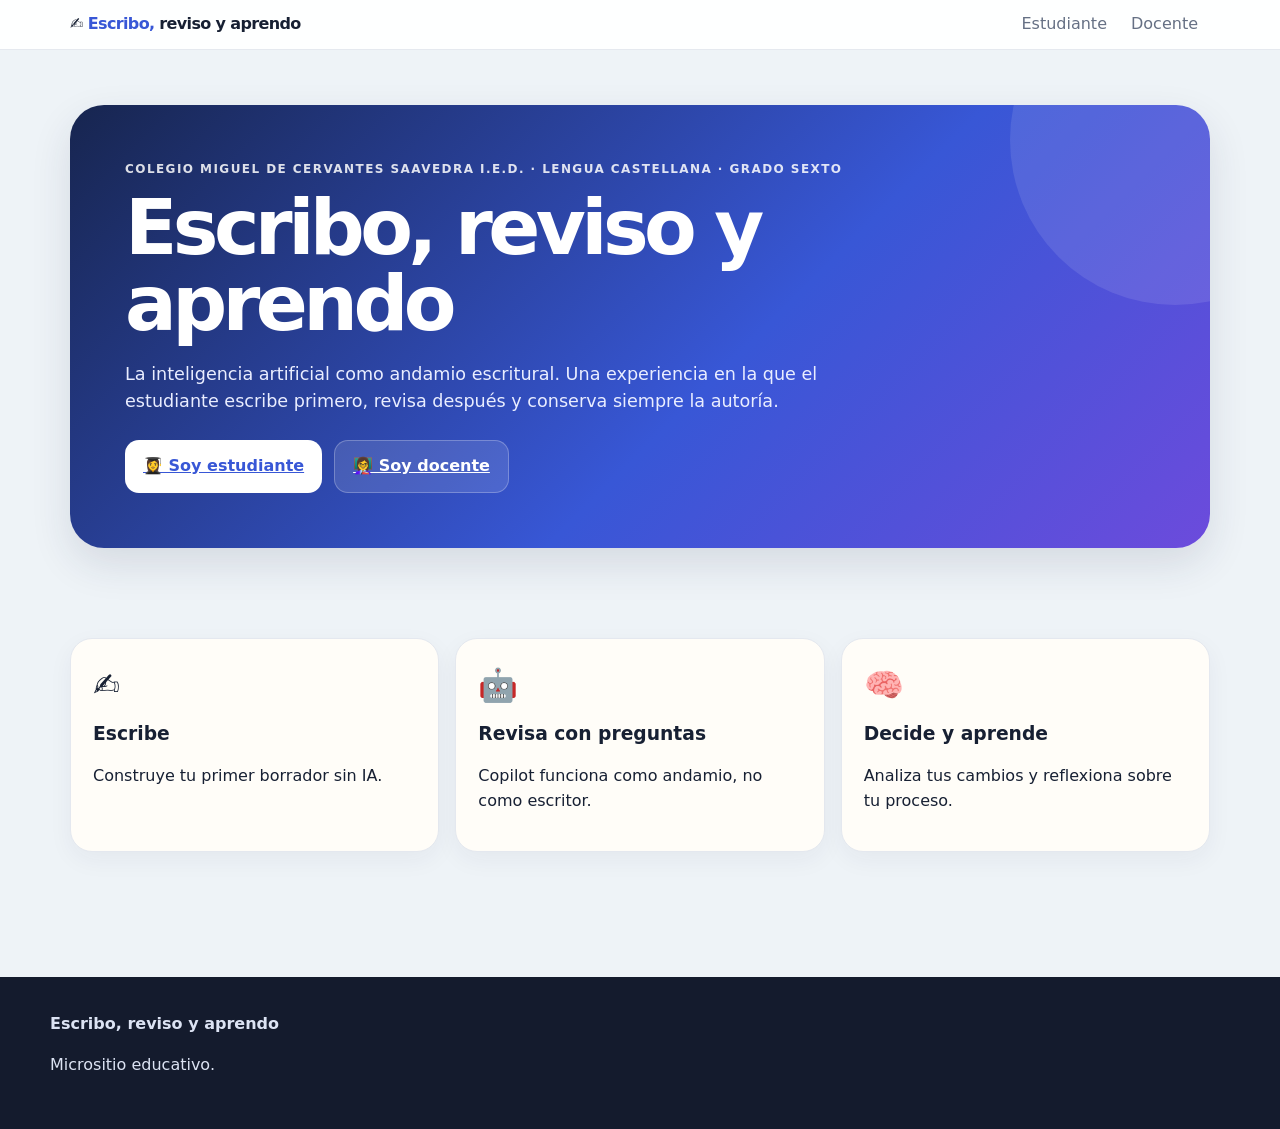
<file: index.html>
<!DOCTYPE html><html lang="es"><head><meta charset="UTF-8"><meta name="viewport" content="width=device-width, initial-scale=1.0"><title>Escribo, reviso y aprendo</title><link rel="stylesheet" href="assets/styles.css"></head><body>
<header class="top"><nav class="nav"><div class="brand">✍️ <b>Escribo,</b> reviso y aprendo</div><div class="navLinks"><a href="student.html">Estudiante</a><a href="docente.html">Docente</a></div></nav></header>
<main><section class="hero"><div class="heroBox"><div class="eyebrow">Colegio Miguel de Cervantes Saavedra I.E.D. · Lengua Castellana · Grado sexto</div><h1>Escribo, reviso y aprendo</h1><p>La inteligencia artificial como andamio escritural. Una experiencia en la que el estudiante escribe primero, revisa después y conserva siempre la autoría.</p><div class="actions"><a class="btn light" href="student.html">👩‍🎓 Soy estudiante</a><a class="btn ghost" href="docente.html">👩‍🏫 Soy docente</a></div></div></section><section class="section"><div class="cards"><div class="card"><div class="icon">✍️</div><h3>Escribe</h3><p>Construye tu primer borrador sin IA.</p></div><div class="card"><div class="icon">🤖</div><h3>Revisa con preguntas</h3><p>Copilot funciona como andamio, no como escritor.</p></div><div class="card"><div class="icon">🧠</div><h3>Decide y aprende</h3><p>Analiza tus cambios y reflexiona sobre tu proceso.</p></div></div></section></main><footer><div class="footerInner"><strong>Escribo, reviso y aprendo</strong><p>Micrositio educativo.</p></div></footer><script src="assets/app.js"></script></body></html>
</file>
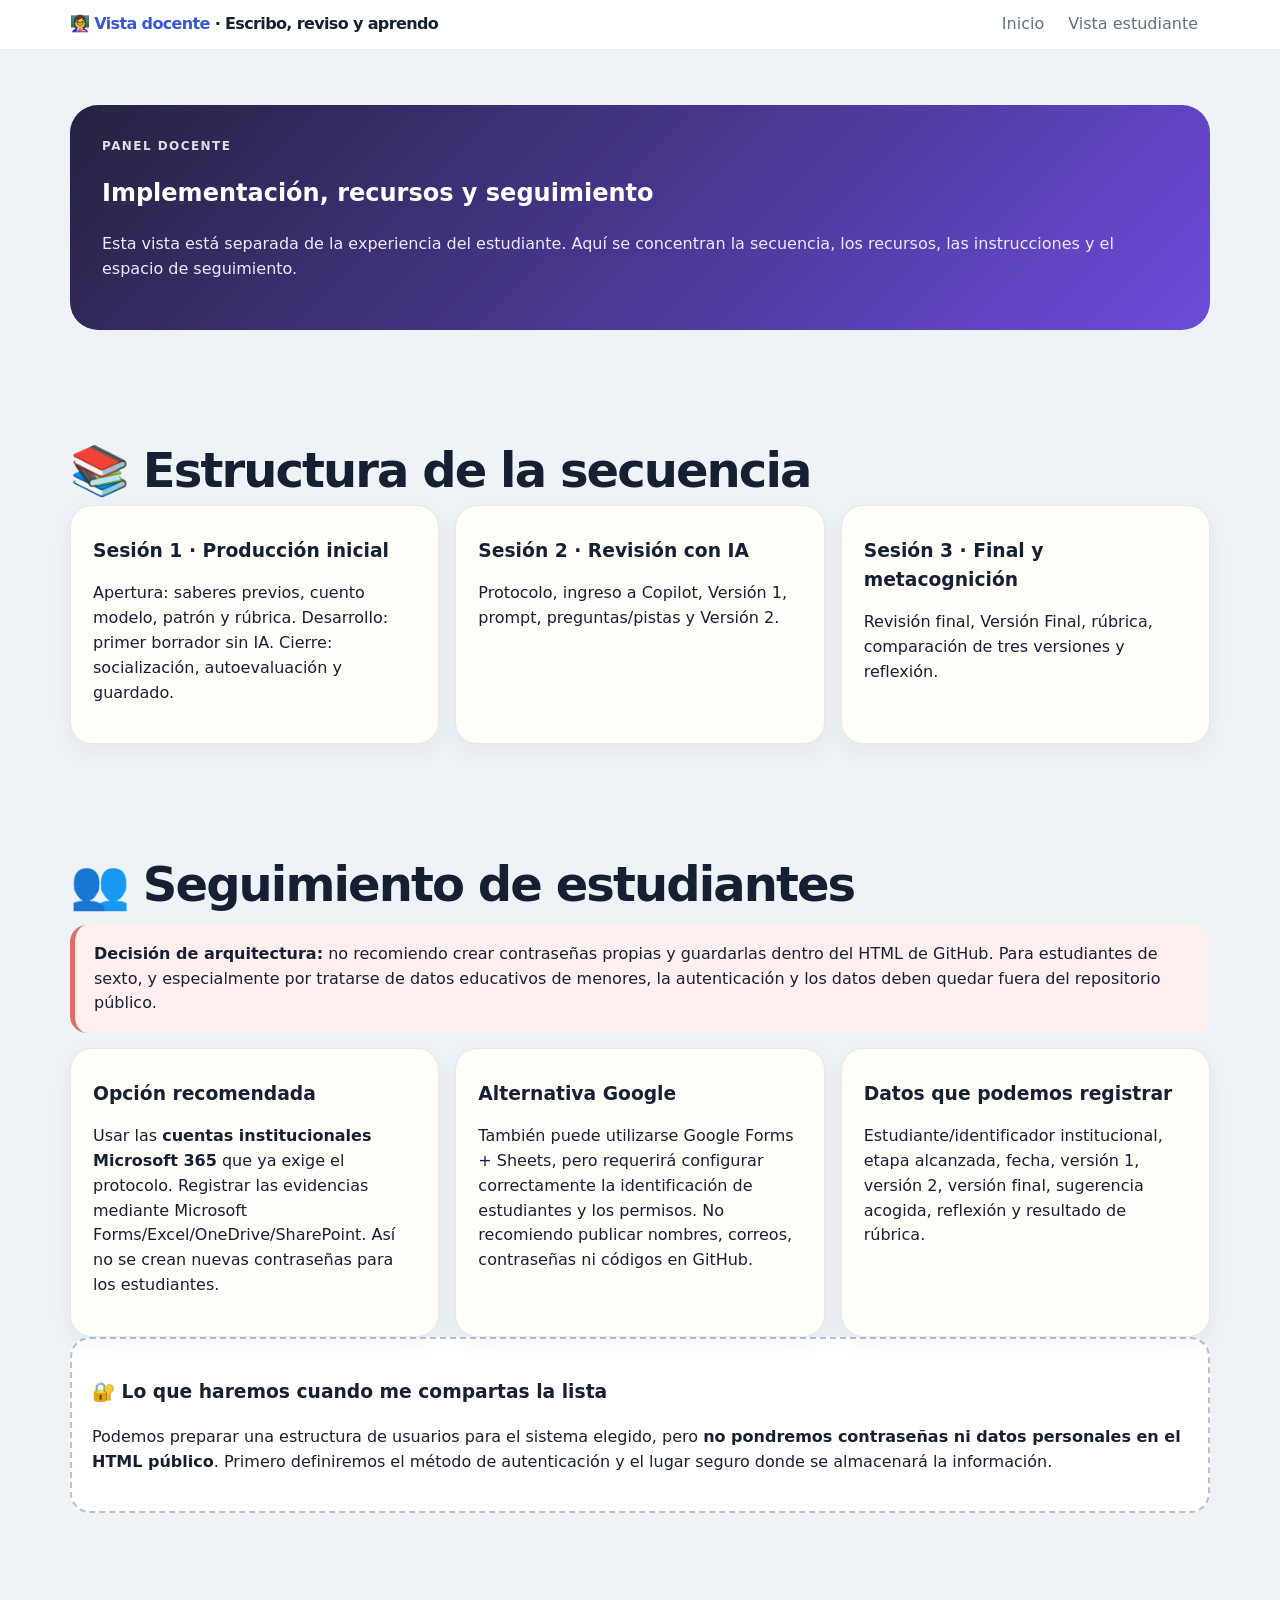
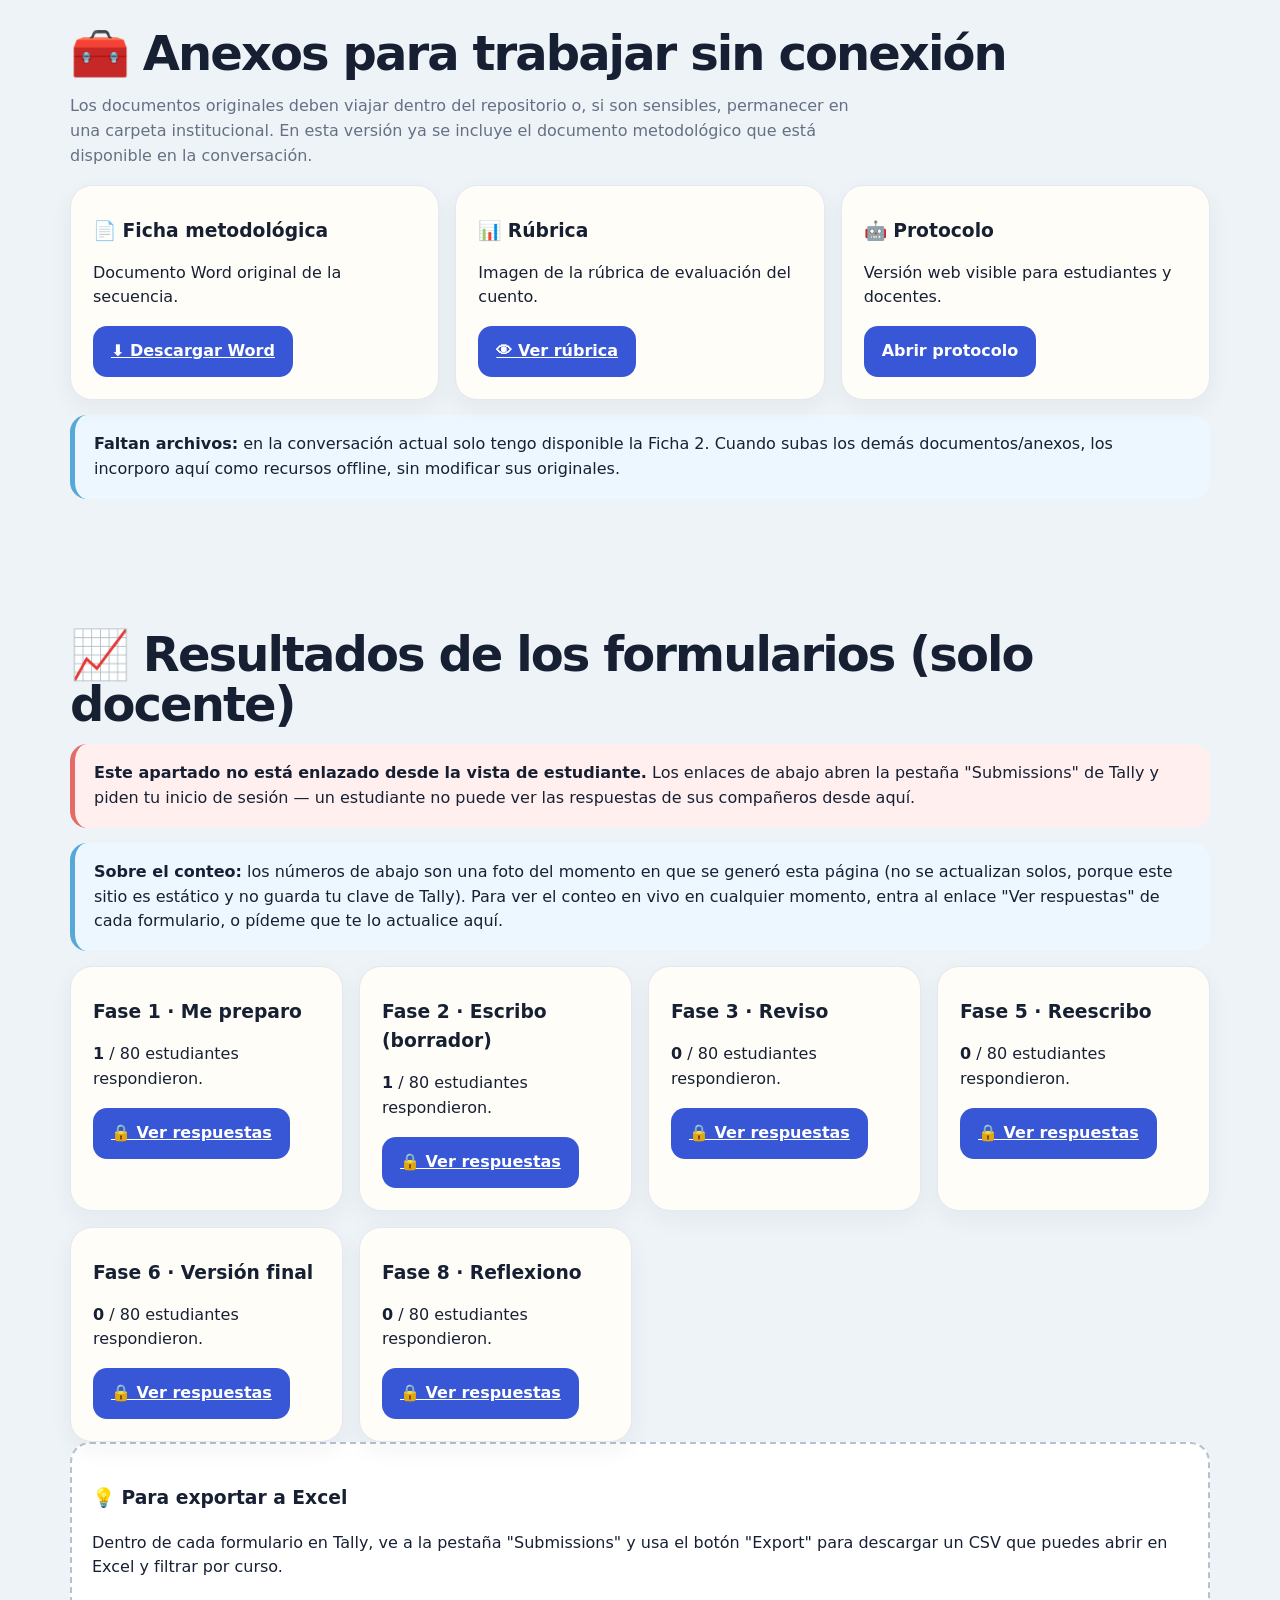
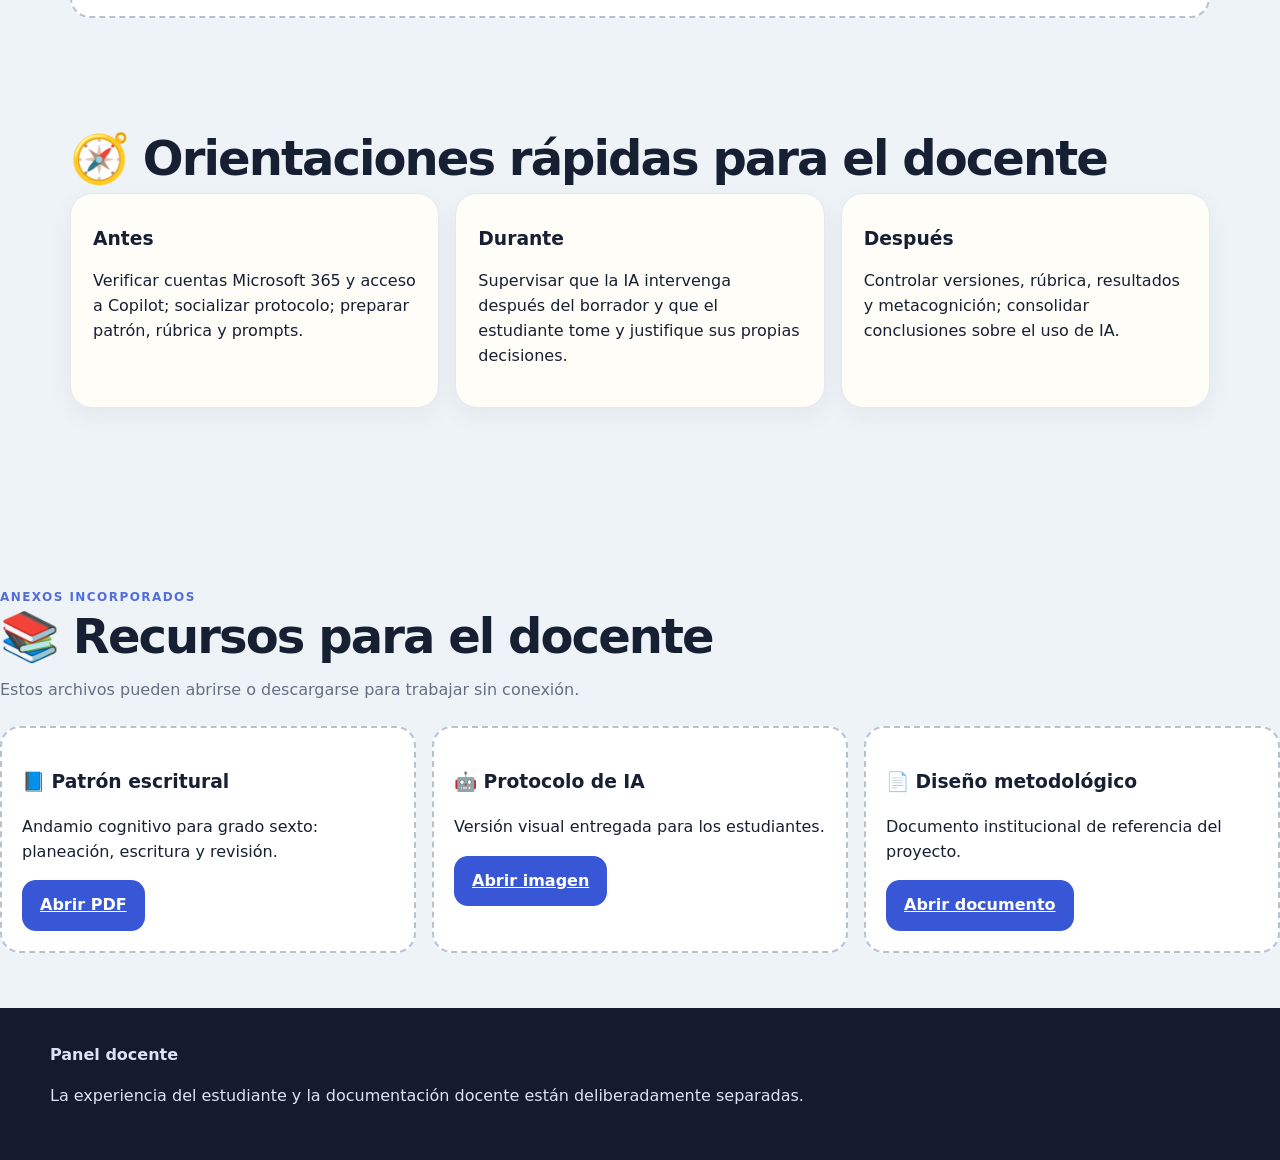
<file: docente.html>
<!DOCTYPE html><html lang="es"><head><meta charset="UTF-8"><meta name="viewport" content="width=device-width, initial-scale=1.0"><title>Escribo, reviso y aprendo | Docente</title><link rel="stylesheet" href="assets/styles.css"></head><body>
<header class="top"><nav class="nav"><div class="brand">👩‍🏫 <b>Vista docente</b> · Escribo, reviso y aprendo</div><div class="navLinks"><a href="index.html">Inicio</a><a href="student.html">Vista estudiante</a></div></nav></header>
<main>
<section class="section"><div class="teacherHero"><div class="eyebrow">Panel docente</div><h1>Implementación, recursos y seguimiento</h1><p>Esta vista está separada de la experiencia del estudiante. Aquí se concentran la secuencia, los recursos, las instrucciones y el espacio de seguimiento.</p></div></section>
<section class="section"><h2>📚 Estructura de la secuencia</h2><div class="cards"><div class="card"><h3>Sesión 1 · Producción inicial</h3><p>Apertura: saberes previos, cuento modelo, patrón y rúbrica. Desarrollo: primer borrador sin IA. Cierre: socialización, autoevaluación y guardado.</p></div><div class="card"><h3>Sesión 2 · Revisión con IA</h3><p>Protocolo, ingreso a Copilot, Versión 1, prompt, preguntas/pistas y Versión 2.</p></div><div class="card"><h3>Sesión 3 · Final y metacognición</h3><p>Revisión final, Versión Final, rúbrica, comparación de tres versiones y reflexión.</p></div></div></section>

<section class="section"><h2>👥 Seguimiento de estudiantes</h2><div class="notice warning"><strong>Decisión de arquitectura:</strong> no recomiendo crear contraseñas propias y guardarlas dentro del HTML de GitHub. Para estudiantes de sexto, y especialmente por tratarse de datos educativos de menores, la autenticación y los datos deben quedar fuera del repositorio público.</div><div class="cards"><div class="card"><h3>Opción recomendada</h3><p>Usar las <strong>cuentas institucionales Microsoft 365</strong> que ya exige el protocolo. Registrar las evidencias mediante Microsoft Forms/Excel/OneDrive/SharePoint. Así no se crean nuevas contraseñas para los estudiantes.</p></div><div class="card"><h3>Alternativa Google</h3><p>También puede utilizarse Google Forms + Sheets, pero requerirá configurar correctamente la identificación de estudiantes y los permisos. No recomiendo publicar nombres, correos, contraseñas ni códigos en GitHub.</p></div><div class="card"><h3>Datos que podemos registrar</h3><p>Estudiante/identificador institucional, etapa alcanzada, fecha, versión 1, versión 2, versión final, sugerencia acogida, reflexión y resultado de rúbrica.</p></div></div><div class="offline"><h3>🔐 Lo que haremos cuando me compartas la lista</h3><p>Podemos preparar una estructura de usuarios para el sistema elegido, pero <strong>no pondremos contraseñas ni datos personales en el HTML público</strong>. Primero definiremos el método de autenticación y el lugar seguro donde se almacenará la información.</p></div></section>

<section class="section"><h2>🧰 Anexos para trabajar sin conexión</h2><p class="lead">Los documentos originales deben viajar dentro del repositorio o, si son sensibles, permanecer en una carpeta institucional. En esta versión ya se incluye el documento metodológico que está disponible en la conversación.</p><div class="cards"><div class="card"><h3>📄 Ficha metodológica</h3><p>Documento Word original de la secuencia.</p><a class="btn primary" href="docs/Ficha_2_Diseno_Metodologico.docx" download>⬇ Descargar Word</a></div><div class="card"><h3>📊 Rúbrica</h3><p>Imagen de la rúbrica de evaluación del cuento.</p><a class="btn primary" href="assets/rubrica_mi_cuento.png" target="_blank">👁 Ver rúbrica</a></div><div class="card"><h3>🤖 Protocolo</h3><p>Versión web visible para estudiantes y docentes.</p><button class="btn primary" onclick="openProtocol()">Abrir protocolo</button></div></div><div class="notice info"><strong>Faltan archivos:</strong> en la conversación actual solo tengo disponible la Ficha 2. Cuando subas los demás documentos/anexos, los incorporo aquí como recursos offline, sin modificar sus originales.</div></section>

<section class="section"><h2>📈 Resultados de los formularios (solo docente)</h2><div class="notice warning"><strong>Este apartado no está enlazado desde la vista de estudiante.</strong> Los enlaces de abajo abren la pestaña "Submissions" de Tally y piden tu inicio de sesión — un estudiante no puede ver las respuestas de sus compañeros desde aquí.</div>
<div class="notice info"><strong>Sobre el conteo:</strong> los números de abajo son una foto del momento en que se generó esta página (no se actualizan solos, porque este sitio es estático y no guarda tu clave de Tally). Para ver el conteo en vivo en cualquier momento, entra al enlace "Ver respuestas" de cada formulario, o pídeme que te lo actualice aquí.</div>
<div class="cards">
<div class="card"><h3>Fase 1 · Me preparo</h3><p><strong id="count-eq4Bxx">1</strong> / 80 estudiantes respondieron.</p><a class="btn primary" href="https://tally.so/forms/eq4Bxx/submissions" target="_blank" rel="noopener">🔒 Ver respuestas</a></div>
<div class="card"><h3>Fase 2 · Escribo (borrador)</h3><p><strong id="count-0QXEEQ">1</strong> / 80 estudiantes respondieron.</p><a class="btn primary" href="https://tally.so/forms/0QXEEQ/submissions" target="_blank" rel="noopener">🔒 Ver respuestas</a></div>
<div class="card"><h3>Fase 3 · Reviso</h3><p><strong id="count-aQVBrZ">0</strong> / 80 estudiantes respondieron.</p><a class="btn primary" href="https://tally.so/forms/aQVBrZ/submissions" target="_blank" rel="noopener">🔒 Ver respuestas</a></div>
<div class="card"><h3>Fase 5 · Reescribo</h3><p><strong id="count-A7Zlby">0</strong> / 80 estudiantes respondieron.</p><a class="btn primary" href="https://tally.so/forms/A7Zlby/submissions" target="_blank" rel="noopener">🔒 Ver respuestas</a></div>
<div class="card"><h3>Fase 6 · Versión final</h3><p><strong id="count-kdqYRr">0</strong> / 80 estudiantes respondieron.</p><a class="btn primary" href="https://tally.so/forms/kdqYRr/submissions" target="_blank" rel="noopener">🔒 Ver respuestas</a></div>
<div class="card"><h3>Fase 8 · Reflexiono</h3><p><strong id="count-KYbMBg">0</strong> / 80 estudiantes respondieron.</p><a class="btn primary" href="https://tally.so/forms/KYbMBg/submissions" target="_blank" rel="noopener">🔒 Ver respuestas</a></div>
</div>
<div class="offline"><h3>💡 Para exportar a Excel</h3><p>Dentro de cada formulario en Tally, ve a la pestaña "Submissions" y usa el botón "Export" para descargar un CSV que puedes abrir en Excel y filtrar por curso.</p></div>
</section>

<section class="section"><h2>🧭 Orientaciones rápidas para el docente</h2><div class="cards"><div class="card"><h3>Antes</h3><p>Verificar cuentas Microsoft 365 y acceso a Copilot; socializar protocolo; preparar patrón, rúbrica y prompts.</p></div><div class="card"><h3>Durante</h3><p>Supervisar que la IA intervenga después del borrador y que el estudiante tome y justifique sus propias decisiones.</p></div><div class="card"><h3>Después</h3><p>Controlar versiones, rúbrica, resultados y metacognición; consolidar conclusiones sobre el uso de IA.</p></div></div></section>
</main><section class="section"><div class="sectionHead"><div class="eyebrow" style="color:var(--primary)">Anexos incorporados</div><h2>📚 Recursos para el docente</h2><p class="lead">Estos archivos pueden abrirse o descargarse para trabajar sin conexión.</p></div><div class="cards"><div class="offline"><h3>📘 Patrón escritural</h3><p>Andamio cognitivo para grado sexto: planeación, escritura y revisión.</p><a class="btn primary" href="docs/Patron_Escritura_Andamio_Cognitivo_Grado_Sexto.pdf" target="_blank">Abrir PDF</a></div><div class="offline"><h3>🤖 Protocolo de IA</h3><p>Versión visual entregada para los estudiantes.</p><a class="btn primary" href="assets/protocolo_uso_ia.png" target="_blank">Abrir imagen</a></div><div class="offline"><h3>📄 Diseño metodológico</h3><p>Documento institucional de referencia del proyecto.</p><a class="btn primary" href="docs/Ficha_2_Diseno_Metodologico.docx">Abrir documento</a></div></div></section>
<footer><div class="footerInner"><strong>Panel docente</strong><p>La experiencia del estudiante y la documentación docente están deliberadamente separadas.</p></div></footer>
<div id="modal" class="modal" onclick="if(event.target===this)closeModal()"><div class="modalBox"><button class="close" onclick="closeModal()">×</button><div id="modalContent"></div></div></div>
<script src="assets/app.js"></script></body></html>
</file>
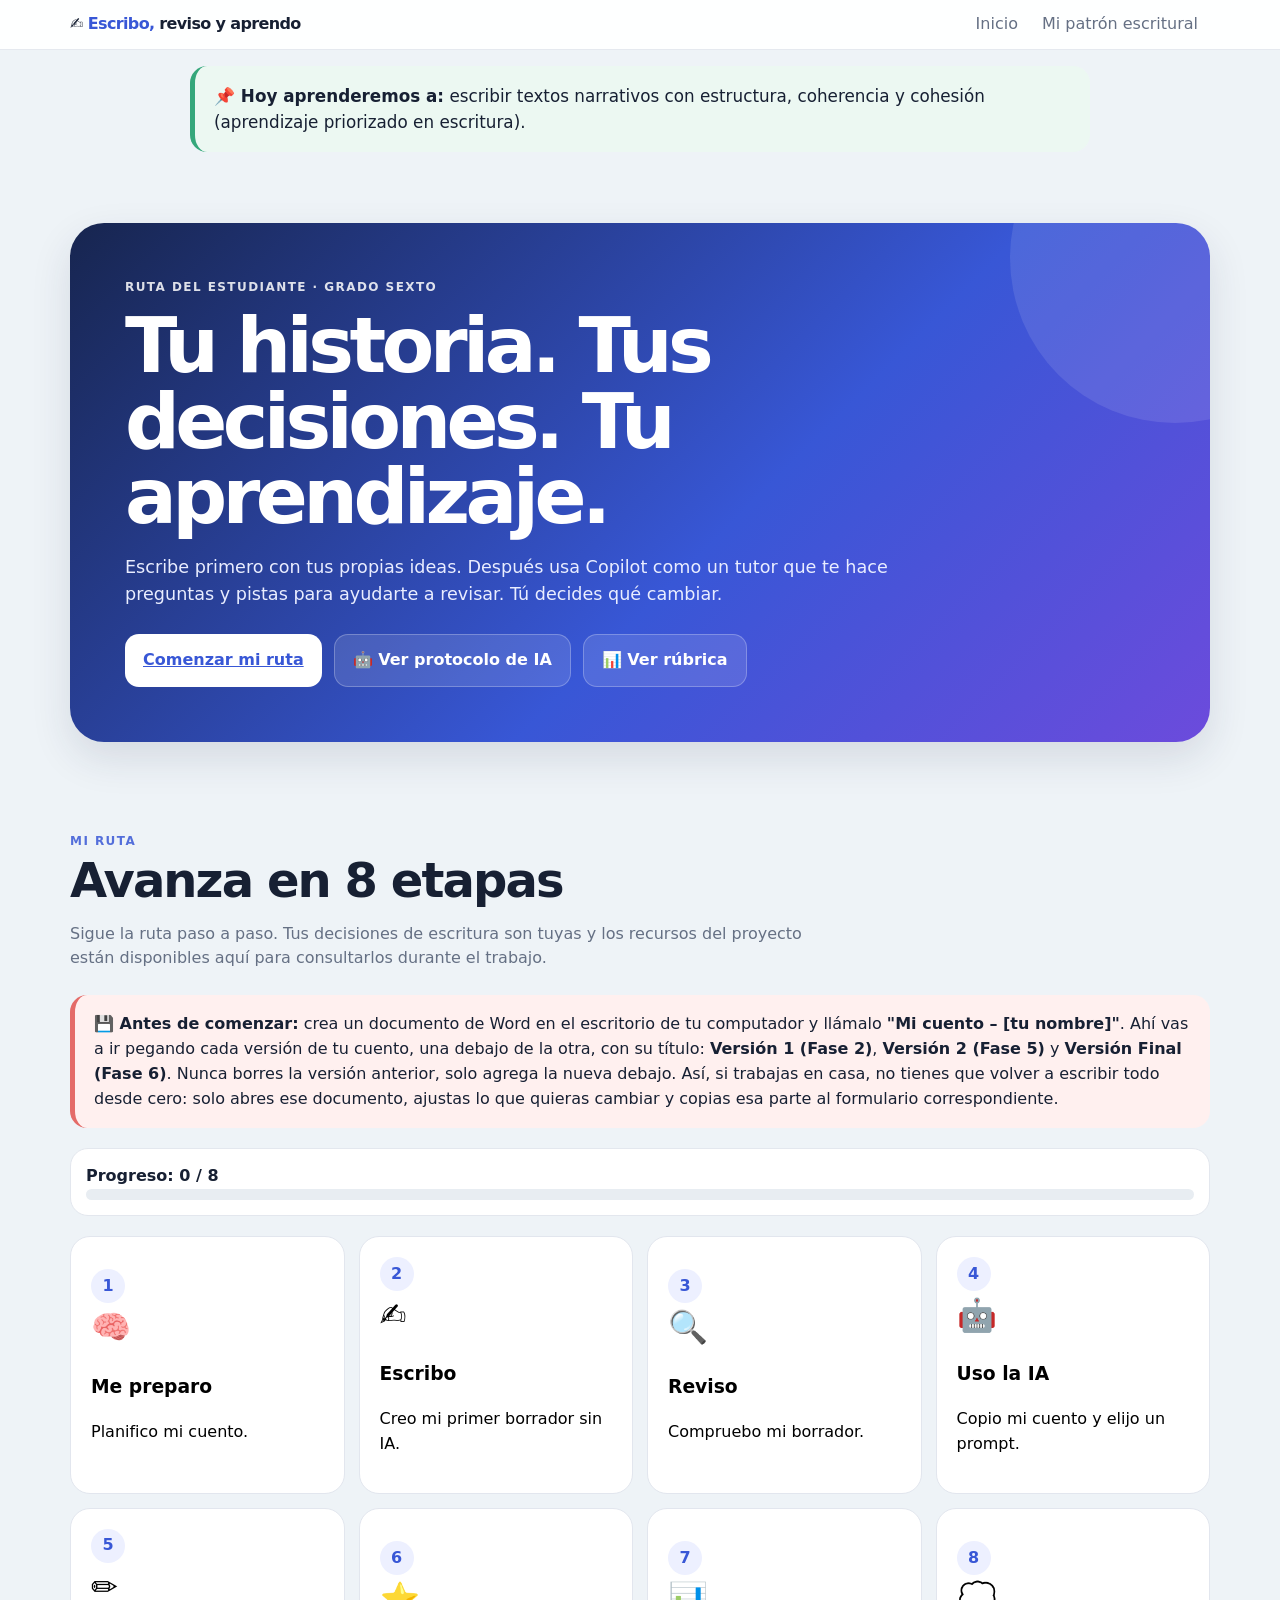
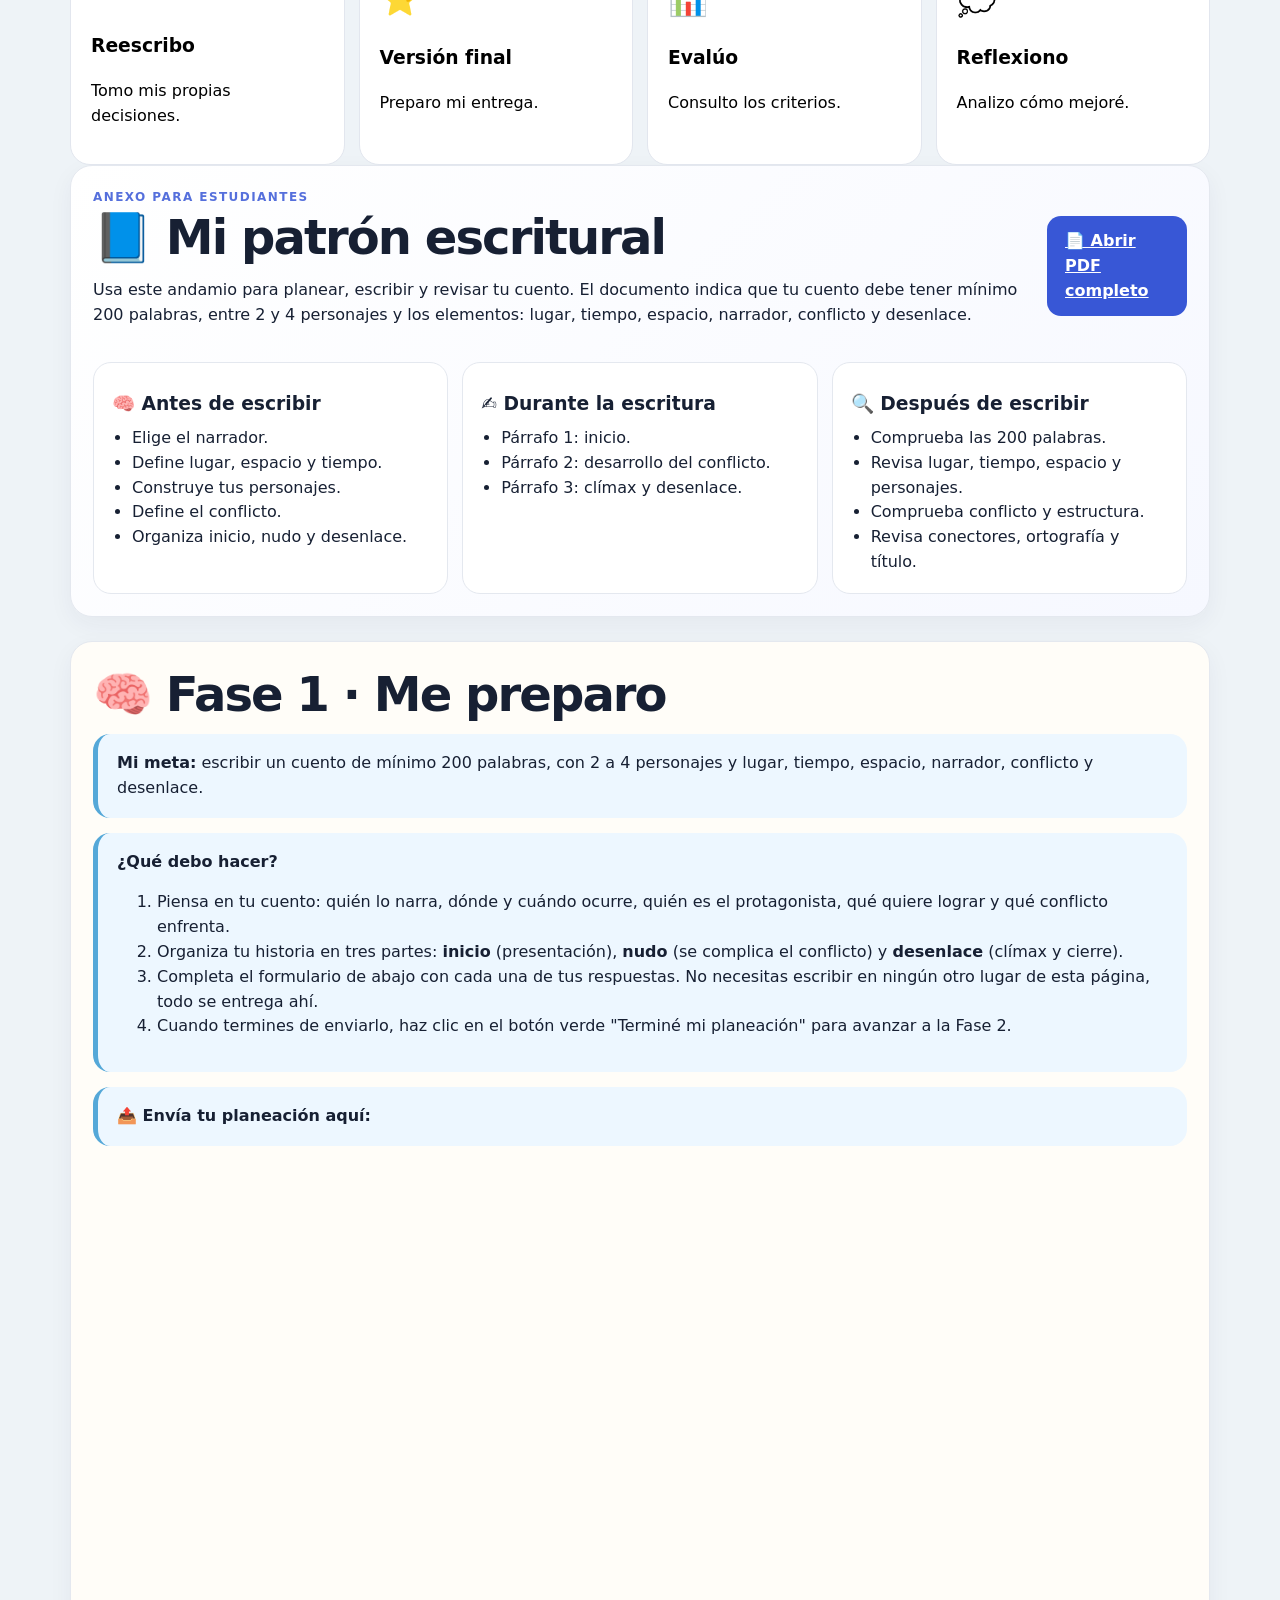
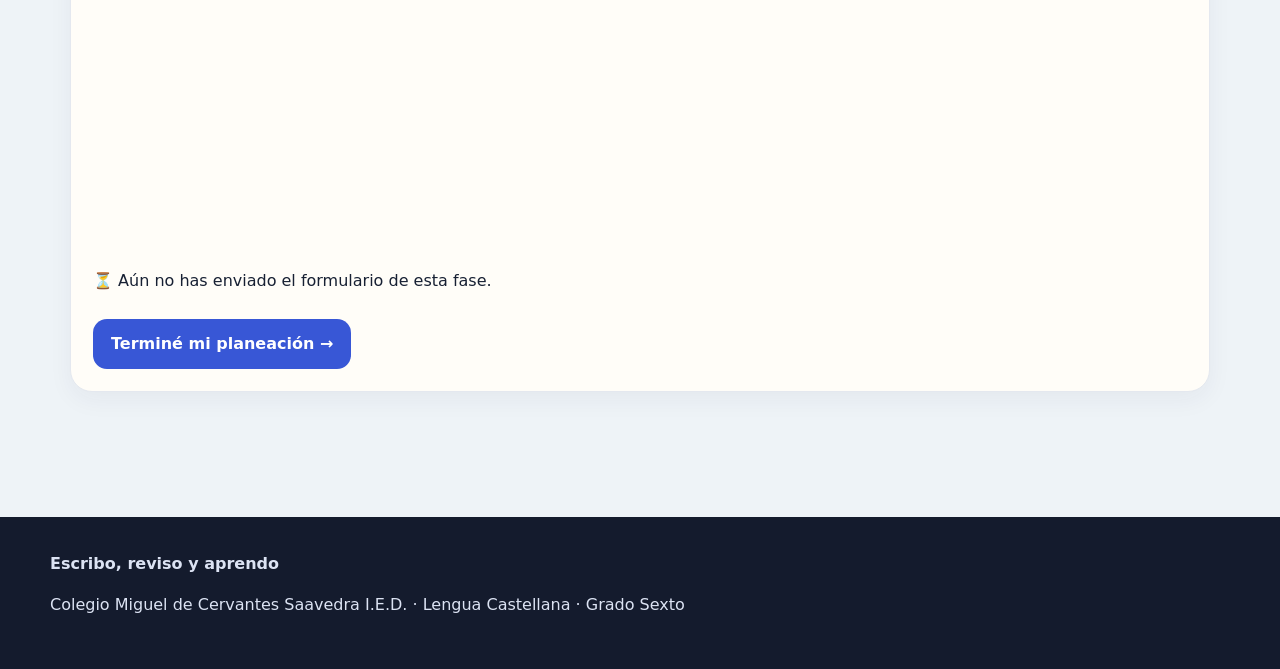
<file: student.html>
<!DOCTYPE html><html lang="es"><head><meta charset="UTF-8"><meta name="viewport" content="width=device-width, initial-scale=1.0"><title>Escribo, reviso y aprendo | Estudiante</title><link rel="stylesheet" href="assets/styles.css"></head><body>
<header class="top"><nav class="nav"><div class="brand">✍️ <b>Escribo,</b> reviso y aprendo</div><div class="navLinks"><a href="index.html">Inicio</a><a href="#patron">Mi patrón escritural</a></div></nav></header>
<main>
<div class="notice success" style="margin:16px auto;max-width:900px;font-size:1.05rem"><strong>📌 Hoy aprenderemos a:</strong> escribir textos narrativos con estructura, coherencia y cohesión (aprendizaje priorizado en escritura).</div>
<section class="hero"><div class="heroBox"><div class="eyebrow">Ruta del estudiante · Grado sexto</div><h1>Tu historia. Tus decisiones. Tu aprendizaje.</h1><p>Escribe primero con tus propias ideas. Después usa Copilot como un tutor que te hace preguntas y pistas para ayudarte a revisar. Tú decides qué cambiar.</p><div class="actions"><a class="btn light" href="#ruta">Comenzar mi ruta</a><button class="btn ghost" onclick="openProtocol()">🤖 Ver protocolo de IA</button><button class="btn ghost" onclick="openRubric()">📊 Ver rúbrica</button></div></div></section>

<section id="ruta" class="section"><div class="sectionHead"><div class="eyebrow" style="color:var(--primary)">Mi ruta</div><h2>Avanza en 8 etapas</h2><p class="lead">Sigue la ruta paso a paso. Tus decisiones de escritura son tuyas y los recursos del proyecto están disponibles aquí para consultarlos durante el trabajo.</p></div>
<div class="notice warning"><strong>💾 Antes de comenzar:</strong> crea un documento de Word en el escritorio de tu computador y llámalo <strong>"Mi cuento – [tu nombre]"</strong>. Ahí vas a ir pegando cada versión de tu cuento, una debajo de la otra, con su título: <strong>Versión 1 (Fase 2)</strong>, <strong>Versión 2 (Fase 5)</strong> y <strong>Versión Final (Fase 6)</strong>. Nunca borres la versión anterior, solo agrega la nueva debajo. Así, si trabajas en casa, no tienes que volver a escribir todo desde cero: solo abres ese documento, ajustas lo que quieras cambiar y copias esa parte al formulario correspondiente.</div>
<div class="progressWrap"><strong>Progreso: <span id="progressText">0 / 8</span></strong><div class="progress"><i id="progressBar"></i></div></div>
<div class="path">
<button onclick="showPhase(1)"><span class="num">1</span><div class="icon">🧠</div><h3>Me preparo</h3><p>Planifico mi cuento.</p></button>
<button onclick="showPhase(2)"><span class="num">2</span><div class="icon">✍️</div><h3>Escribo</h3><p>Creo mi primer borrador sin IA.</p></button>
<button onclick="showPhase(3)"><span class="num">3</span><div class="icon">🔍</div><h3>Reviso</h3><p>Compruebo mi borrador.</p></button>
<button onclick="showPhase(4)"><span class="num">4</span><div class="icon">🤖</div><h3>Uso la IA</h3><p>Copio mi cuento y elijo un prompt.</p></button>
<button onclick="showPhase(5)"><span class="num">5</span><div class="icon">✏️</div><h3>Reescribo</h3><p>Tomo mis propias decisiones.</p></button>
<button onclick="showPhase(6)"><span class="num">6</span><div class="icon">⭐</div><h3>Versión final</h3><p>Preparo mi entrega.</p></button>
<button onclick="showPhase(7)"><span class="num">7</span><div class="icon">📊</div><h3>Evalúo</h3><p>Consulto los criterios.</p></button>
<button onclick="showPhase(8)"><span class="num">8</span><div class="icon">💭</div><h3>Reflexiono</h3><p>Analizo cómo mejoré.</p></button>
</div>

<section id="patron" class="resourceSection card">
<div class="resourceHead"><div><div class="eyebrow" style="color:var(--primary)">Anexo para estudiantes</div><h2>📘 Mi patrón escritural</h2><p>Usa este andamio para planear, escribir y revisar tu cuento. El documento indica que tu cuento debe tener mínimo 200 palabras, entre 2 y 4 personajes y los elementos: lugar, tiempo, espacio, narrador, conflicto y desenlace.</p></div><a class="btn primary" href="docs/Patron_Escritura_Andamio_Cognitivo_Grado_Sexto.pdf" target="_blank" rel="noopener">📄 Abrir PDF completo</a></div>
<div class="patternGrid"><div><h3>🧠 Antes de escribir</h3><ul><li>Elige el narrador.</li><li>Define lugar, espacio y tiempo.</li><li>Construye tus personajes.</li><li>Define el conflicto.</li><li>Organiza inicio, nudo y desenlace.</li></ul></div><div><h3>✍️ Durante la escritura</h3><ul><li>Párrafo 1: inicio.</li><li>Párrafo 2: desarrollo del conflicto.</li><li>Párrafo 3: clímax y desenlace.</li></ul></div><div><h3>🔍 Después de escribir</h3><ul><li>Comprueba las 200 palabras.</li><li>Revisa lugar, tiempo, espacio y personajes.</li><li>Comprueba conflicto y estructura.</li><li>Revisa conectores, ortografía y título.</li></ul></div></div>
</section>

<div id="phase1" class="phase active card" style="margin-top:24px"><h2>🧠 Fase 1 · Me preparo</h2><div class="notice"><strong>Mi meta:</strong> escribir un cuento de mínimo 200 palabras, con 2 a 4 personajes y lugar, tiempo, espacio, narrador, conflicto y desenlace.</div><div class="notice info"><strong>¿Qué debo hacer?</strong><ol><li>Piensa en tu cuento: quién lo narra, dónde y cuándo ocurre, quién es el protagonista, qué quiere lograr y qué conflicto enfrenta.</li><li>Organiza tu historia en tres partes: <strong>inicio</strong> (presentación), <strong>nudo</strong> (se complica el conflicto) y <strong>desenlace</strong> (clímax y cierre).</li><li>Completa el formulario de abajo con cada una de tus respuestas. No necesitas escribir en ningún otro lugar de esta página, todo se entrega ahí.</li><li>Cuando termines de enviarlo, haz clic en el botón verde "Terminé mi planeación" para avanzar a la Fase 2.</li></ol></div><div class="notice" style="margin-top:14px"><strong>📤 Envía tu planeación aquí:</strong></div><iframe data-tally-src="https://tally.so/embed/eq4Bxx?alignLeft=1&hideTitle=1&transparentBackground=1&dynamicHeight=1" loading="lazy" width="100%" height="700" frameborder="0" marginheight="0" marginwidth="0" title="Escribo, reviso y aprendo — Etapa 1: Me preparo"></iframe><div id="formStatus1" class="formStatus pending">⏳ Aún no has enviado el formulario de esta fase.</div><div class="actions"><button id="completeBtn1" class="btn primary locked" onclick="complete(1)">Terminé mi planeación →</button></div></div>

<div id="phase2" class="phase card"><h2>✍️ Fase 2 · Escribo</h2><div class="notice warning"><strong>🚫 No abras Copilot todavía.</strong> La IA no interviene en esta fase.</div><div class="notice info"><strong>¿Qué debo hacer?</strong><ol><li>Sin usar ninguna inteligencia artificial, escribe tu primer borrador completo (mínimo 200 palabras) siguiendo los tres párrafos de abajo.</li><li>Escríbelo primero en tu cuaderno o en el Patrón escritural, que te entregó tu profe.</li><li>Cuando lo tengas listo, transcribe la información en el formulario que encuentras abajo (y pégala también en tu documento de Word como Versión 1).</li><li>Haz clic en "Ya terminé mi primer borrador" para avanzar a la Fase 3.</li></ol></div><div class="cards"><div class="card"><h3>🟢 Párrafo 1</h3><p>Presenta lugar, tiempo, protagonista y espacio.</p></div><div class="card"><h3>🟡 Párrafo 2</h3><p>Desarrolla el conflicto y las acciones.</p></div><div class="card"><h3>🔴 Párrafo 3</h3><p>Incluye resolución, final y cierre.</p></div></div><div class="notice success"><strong>Meta:</strong> mínimo 200 palabras.</div><div class="notice" style="margin-top:14px"><strong>📤 Envía tu borrador aquí:</strong></div><iframe data-tally-src="https://tally.so/embed/0QXEEQ?alignLeft=1&hideTitle=1&transparentBackground=1&dynamicHeight=1" loading="lazy" width="100%" height="450" frameborder="0" marginheight="0" marginwidth="0" title="Escribo, reviso y aprendo — Etapa 2: Borrador"></iframe><div id="formStatus2" class="formStatus pending">⏳ Aún no has enviado el formulario de esta fase.</div><div class="actions"><button id="completeBtn2" class="btn green locked" onclick="complete(2)">Ya terminé mi primer borrador →</button></div></div>

<div id="phase3" class="phase card"><h2>🔍 Fase 3 · Reviso mi borrador</h2><div class="notice info"><strong>¿Qué debo hacer?</strong><ol><li>Lee tu borrador completo, en voz alta si te ayuda a notar errores.</li><li>En el formulario de abajo, marca cada elemento de la lista que ya cumpliste (palabras mínimas, lugar, tiempo, personajes, conflicto, estructura, conectores, ortografía y título).</li><li>Si notas que falta algo, corrígelo en el formulario de abajo antes de enviarlo.</li><li>Cuando hayas revisado todo, haz clic en "Mi borrador está listo" para avanzar a la Fase 4.</li></ol></div><div class="notice" style="margin-top:14px"><strong>📤 Envía tu revisión aquí:</strong></div><iframe data-tally-src="https://tally.so/embed/aQVBrZ?alignLeft=1&hideTitle=1&transparentBackground=1&dynamicHeight=1" loading="lazy" width="100%" height="600" frameborder="0" marginheight="0" marginwidth="0" title="Escribo, reviso y aprendo — Etapa 3: Reviso"></iframe><div id="formStatus3" class="formStatus pending">⏳ Aún no has enviado el formulario de esta fase.</div><div class="actions"><button id="completeBtn3" class="btn primary locked" onclick="complete(3)">Mi borrador está listo →</button></div></div>

<div id="phase4" class="phase card"><h2>🤖 Fase 4 · Ahora sí: uso la IA</h2><div class="notice warning"><strong>Antes de abrir Copilot:</strong> ya debes tener tu primer borrador completo.</div><div class="notice info"><strong>¿Qué debo hacer?</strong><ol><li>Confirma que ya completaste las Fases 2 y 3 (borrador + revisión).</li><li>Lee el protocolo de uso de la IA (botón e imagen de abajo) antes de abrir Copilot.</li><li>Abre Copilot con tu cuenta institucional de Microsoft 365 y pega tu cuento completo (Versión 1).</li><li>Elige uno de los prompts de la lista de abajo, según lo que quieras revisar (ortografía, coherencia, estructura, etc.), y pégalo en Copilot después de tu cuento.</li><li>Lee con calma la respuesta: son preguntas y pistas para pensar, no un texto ya corregido.</li><li>Cuando termines de conversar con Copilot, haz clic en "Ya interactué con Copilot" para avanzar a la Fase 5.</li></ol></div>
<div class="protocolCard card"><div><h3>📌 Protocolo de uso de la IA</h3><p>Antes de usar Copilot, lee el protocolo completo. Recuerda: <strong>tú eres el autor o la autora</strong>.</p><button class="btn primary" onclick="openProtocol()">🤖 Ver protocolo completo</button></div><img src="assets/protocolo_uso_ia.png" alt="Protocolo de uso de la Inteligencia Artificial para grado sexto"></div>
<div class="copilot"><div class="copilotLogo">✦</div><h3>Microsoft Copilot</h3><p>Usa tu <strong>cuenta institucional de Microsoft 365</strong>. Copilot debe funcionar como tutor de escritura: preguntas, pistas y observaciones; no como escritor de tu cuento.</p><div class="actions"><a class="btn primary" href="https://copilot.cloud.microsoft" target="_blank" rel="noopener">🚀 Abrir Copilot</a><a class="btn" style="background:white;color:var(--primary);border:1px solid #cbd2ff" href="https://m365.cloud.microsoft" target="_blank" rel="noopener">Microsoft 365</a></div><p class="small">Microsoft indica que Copilot puede abrirse desde el navegador y que la experiencia de cuenta escolar depende de la licencia y configuración institucional.</p></div>
<h3>1. Copia tu Versión 1</h3><p>Abre tu documento Word/OneDrive, selecciona todo el cuento y cópialo. En Copilot, pega primero el cuento.</p><h3>2. Elige un prompt</h3><div class="promptGrid">
<button class="promptBtn" onclick="showPrompt('global','Revisión global')">🔎 Revisión global</button><button class="promptBtn" onclick="showPrompt('ortografia','Ortografía')">🔤 Ortografía</button><button class="promptBtn" onclick="showPrompt('puntuacion','Puntuación')">🔣 Puntuación</button><button class="promptBtn" onclick="showPrompt('coherencia','Coherencia')">🧠 Coherencia</button><button class="promptBtn" onclick="showPrompt('cohesion','Cohesión')">🔗 Cohesión</button><button class="promptBtn" onclick="showPrompt('estructura','Estructura narrativa')">🧩 Estructura</button><button class="promptBtn" onclick="showPrompt('personajes','Personajes')">👥 Personajes</button><button class="promptBtn" onclick="showPrompt('tiempo','Tiempo y espacio')">🌎 Tiempo y espacio</button><button class="promptBtn" onclick="showPrompt('descripciones','Descripciones')">🎨 Descripciones</button><button class="promptBtn" onclick="showPrompt('vocabulario','Vocabulario')">📚 Vocabulario</button><button class="promptBtn" onclick="showPrompt('autoevaluacion','Autoevaluación')">💭 Autoevaluación</button><button class="promptBtn" onclick="showPrompt('final','Revisión final')">⭐ Revisión final</button></div><div id="promptBox" class="promptBox card"></div>
<div class="notice success"><strong>Después de la respuesta:</strong> lee las preguntas/pistas, decide qué cambiar y registra qué sugerencia acogiste y por qué.</div><button class="btn primary" onclick="complete(4)">Ya interactué con Copilot →</button></div>

<div id="phase5" class="phase card"><h2>✏️ Fase 5 · Reescribo</h2><div class="notice"><strong>La decisión es tuya.</strong> No tienes que aceptar todas las sugerencias de Copilot.</div><div class="notice info"><strong>¿Qué debo hacer?</strong><ol><li>Piensa en las sugerencias que te dio Copilot y decide cuáles vas a usar; no tienes que aceptarlas todas.</li><li>Abre tu documento de Word y, debajo de tu Versión 1 (sin borrarla), escribe tú mismo la nueva versión incorporando esos cambios y guárdala como <strong>Versión 2</strong>.</li><li>En el formulario de abajo, cuenta qué sugerencia acogiste, por qué la elegiste, y pega el texto completo de tu Versión 2.</li><li>Haz clic en "Terminé mi Versión 2" para avanzar a la Fase 6.</li></ol></div><div class="notice" style="margin-top:14px"><strong>📤 Envía tu Versión 2 aquí:</strong></div><iframe data-tally-src="https://tally.so/embed/A7Zlby?alignLeft=1&hideTitle=1&transparentBackground=1&dynamicHeight=1" loading="lazy" width="100%" height="650" frameborder="0" marginheight="0" marginwidth="0" title="Escribo, reviso y aprendo — Etapa 5: Reescribo"></iframe><div id="formStatus5" class="formStatus pending">⏳ Aún no has enviado el formulario de esta fase.</div><div class="actions"><button id="completeBtn5" class="btn primary locked" onclick="complete(5)">Terminé mi Versión 2 →</button></div></div>

<div id="phase6" class="phase card"><h2>⭐ Fase 6 · Versión final</h2><p>Sube o abre tu Versión 2, utiliza el nuevo prompt entregado por tu docente, revisa nuevamente y guarda tu producción como <strong>Versión Final</strong>.</p><div class="notice info"><strong>¿Qué debo hacer?</strong><ol><li>Retoma tu Versión 2 desde tu documento de Word.</li><li>En Copilot, usa el nuevo prompt que te entregó tu docente para hacer una última revisión.</li><li>Ajusta tu texto con esos comentarios y, debajo de tu Versión 2 (sin borrarla), escribe tu producción final completa como <strong>Versión Final</strong>.</li><li>Pega tu versión final en el formulario de abajo para entregarla.</li><li>Haz clic en "Tengo mi versión final" para avanzar a la Fase 7.</li></ol></div><div class="cards"><div class="card"><h3>Versión 1</h3><p>Mi primer borrador.</p></div><div class="card"><h3>Versión 2</h3><p>Mi texto mejorado.</p></div><div class="card"><h3>Versión Final</h3><p>Mi producción final.</p></div></div><div class="notice" style="margin-top:14px"><strong>📤 Envía tu versión final aquí:</strong></div><iframe data-tally-src="https://tally.so/embed/kdqYRr?alignLeft=1&hideTitle=1&transparentBackground=1&dynamicHeight=1" loading="lazy" width="100%" height="450" frameborder="0" marginheight="0" marginwidth="0" title="Escribo, reviso y aprendo — Etapa 6: Versión final"></iframe><div id="formStatus6" class="formStatus pending">⏳ Aún no has enviado el formulario de esta fase.</div><div class="actions"><button id="completeBtn6" class="btn green locked" onclick="complete(6)">Tengo mi versión final →</button></div></div>

<div id="phase7" class="phase card"><h2>📊 Fase 7 · Evalúo mi cuento</h2><p>La rúbrica tiene un máximo de 50 puntos y 7 criterios.</p><div class="notice info"><strong>¿Qué debo hacer?</strong><ol><li>Abre la rúbrica completa con el botón de abajo.</li><li>Compara tu versión final con cada uno de los 7 criterios.</li><li>Verifica que tu cuento sea creativo, esté bien organizado y bien escrito antes de entregarlo a tu docente.</li><li>Haz clic en "Ya revisé mi evaluación" para avanzar a la última fase.</li></ol></div><button class="btn primary" onclick="openRubric()">📊 Abrir rúbrica completa</button><div class="notice info"><strong>Consejo:</strong> revisa tu cuento antes de entregarlo y asegúrate de que sea creativo, organizado y esté bien escrito.</div><button class="btn primary" onclick="complete(7)">Ya revisé mi evaluación →</button></div>

<div id="phase8" class="phase card"><h2>💭 Fase 8 · Reflexiono</h2><p>Compara tus tres versiones y analiza tu progreso.</p><div class="notice info"><strong>¿Qué debo hacer?</strong><ol><li>Ten a la mano tus tres versiones: borrador, Versión 2 y versión final.</li><li>Compáralas y piensa en cómo fue cambiando tu cuento en cada etapa.</li><li>Responde las preguntas de reflexión en el formulario de abajo.</li><li>Haz clic en "Finalizar experiencia" cuando hayas enviado tu reflexión: ¡así completas las 8 fases!</li></ol></div><div class="notice success"><strong>🏁 ¡Terminaste!</strong> Escribir → revisar → decidir → reescribir → evaluar → reflexionar.</div><div class="notice" style="margin-top:14px"><strong>📤 Envía tu reflexión aquí:</strong></div><iframe data-tally-src="https://tally.so/embed/KYbMBg?alignLeft=1&hideTitle=1&transparentBackground=1&dynamicHeight=1" loading="lazy" width="100%" height="650" frameborder="0" marginheight="0" marginwidth="0" title="Escribo, reviso y aprendo — Etapa 8: Reflexiono"></iframe><div id="formStatus8" class="formStatus pending">⏳ Aún no has enviado el formulario de esta fase.</div><div class="actions"><button id="completeBtn8" class="btn green locked" onclick="complete(8)">Finalizar experiencia ✓</button></div></div>
</div></section>
</main><footer><div class="footerInner"><strong>Escribo, reviso y aprendo</strong><p>Colegio Miguel de Cervantes Saavedra I.E.D. · Lengua Castellana · Grado Sexto</p></div></footer>
<div id="modal" class="modal" onclick="if(event.target===this)closeModal()"><div class="modalBox"><button class="close" onclick="closeModal()">×</button><div id="modalContent"></div></div></div>
<script src="assets/app.js"></script>
<script>var d=document,w="https://tally.so/widgets/embed.js",v=function(){"undefined"!=typeof Tally?Tally.loadEmbeds():d.querySelectorAll("iframe[data-tally-src]:not([src])").forEach((function(e){e.src=e.dataset.tallySrc}))};if("undefined"!=typeof Tally)v();else if(d.querySelector('script[src="'+w+'"]')==null){var s=d.createElement("script");s.src=w,s.onload=v,s.onerror=v,d.body.appendChild(s)}else v();</script>
</body></html>
</file>
<file: assets/styles.css>
:root{--ink:#172033;--muted:#657084;--paper:#fffdf8;--bg:#eef3f7;--primary:#3857d6;--primary2:#6c4bdc;--accent:#f2b84b;--green:#35a77b;--red:#e46b68;--blue:#55a8d8;--shadow:0 16px 40px rgba(30,42,70,.12);--radius:22px}
*{box-sizing:border-box}html{scroll-behavior:smooth}body{margin:0;font-family:Inter,ui-sans-serif,system-ui,-apple-system,Segoe UI,Roboto,Arial,sans-serif;color:var(--ink);background:var(--bg);line-height:1.55}button,a{font:inherit}button{cursor:pointer}
.top{position:sticky;top:0;z-index:30;background:rgba(255,255,255,.94);backdrop-filter:blur(12px);border-bottom:1px solid #e5e9ef}.nav{max-width:1180px;margin:auto;padding:12px 20px;display:flex;justify-content:space-between;align-items:center;gap:16px}.brand{font-weight:900;letter-spacing:-.04em}.brand b{color:var(--primary)}.nav a,.nav button{border:0;background:transparent;text-decoration:none;color:var(--muted);padding:9px 12px;border-radius:12px}.nav a:hover,.nav button:hover{background:#eef1fb;color:var(--primary)}
main{max-width:1180px;margin:auto;padding:0 20px 70px}.hero{padding:55px 0 35px}.heroBox{background:linear-gradient(135deg,#17254f,#3857d6 58%,#6c4bdc);color:white;border-radius:34px;padding:55px;box-shadow:var(--shadow);position:relative;overflow:hidden}.heroBox:after{content:"";position:absolute;width:330px;height:330px;border-radius:50%;right:-130px;top:-130px;background:rgba(255,255,255,.1)}.eyebrow{text-transform:uppercase;letter-spacing:.12em;font-size:.75rem;font-weight:900;opacity:.85}.hero h1{font-size:clamp(2.6rem,6vw,5rem);line-height:.98;letter-spacing:-.06em;max-width:850px;margin:12px 0 20px}.hero p{max-width:780px;color:#e9edff;font-size:1.1rem}.actions{display:flex;flex-wrap:wrap;gap:12px;margin-top:25px}.btn{border:0;border-radius:14px;padding:13px 18px;font-weight:850;display:inline-flex;gap:8px;align-items:center;justify-content:center;transition:.2s}.btn:hover{transform:translateY(-2px)}.primary{background:var(--primary);color:white}.green{background:var(--green);color:white}.light{background:white;color:var(--primary)}.ghost{background:rgba(255,255,255,.12);border:1px solid rgba(255,255,255,.25);color:white}
.section{padding:55px 0}.sectionHead{margin-bottom:24px}.section h2{font-size:clamp(1.9rem,4vw,3rem);letter-spacing:-.04em;line-height:1.05;margin:5px 0 10px}.lead{color:var(--muted);max-width:780px}
.cards{display:grid;grid-template-columns:repeat(auto-fit,minmax(230px,1fr));gap:16px}.card{background:var(--paper);border:1px solid #e4e8ef;border-radius:var(--radius);padding:22px;box-shadow:0 8px 25px rgba(30,42,70,.05)}.icon{font-size:2rem}.card h3{margin:8px 0}
.path{display:grid;grid-template-columns:repeat(4,1fr);gap:14px}.path button{width:100%;height:100%;min-height:170px;text-align:left;border:1px solid #e2e6ee;background:white;border-radius:20px;padding:20px;transition:.2s}.path button:hover{border-color:#b7c3ef;transform:translateY(-4px)}.num{display:inline-grid;place-items:center;width:34px;height:34px;border-radius:50%;background:#edf0ff;color:var(--primary);font-weight:900}
.progressWrap{background:white;border:1px solid #e3e7ee;border-radius:18px;padding:15px;margin:20px 0}.progress{height:11px;border-radius:999px;background:#e8edf2;overflow:hidden}.progress i{display:block;height:100%;width:0;background:linear-gradient(90deg,var(--green),var(--primary));transition:.4s}
.phase{display:none}.phase.active{display:block}.notice{padding:17px 19px;border-radius:17px;background:#edf7ff;border-left:5px solid var(--blue);margin:15px 0}.warning{background:#fff0ef;border-color:var(--red)}.success{background:#ecf8f2;border-color:var(--green)}.formgrid{display:grid;grid-template-columns:repeat(2,1fr);gap:14px}.field label{font-weight:800;display:block;margin-bottom:6px}.field input,.field textarea{width:100%;padding:12px 14px;border:1px solid #dce1e9;border-radius:12px;font:inherit}.field textarea{min-height:120px;resize:vertical}
.checklist{display:grid;gap:10px}.check{display:flex;gap:10px;align-items:flex-start;padding:13px;border:1px solid #e2e6ed;border-radius:14px;background:white}.check input{margin-top:4px;width:18px;height:18px;accent-color:var(--green)}
.promptGrid{display:grid;grid-template-columns:repeat(auto-fit,minmax(210px,1fr));gap:11px}.promptBtn{background:white;border:1px solid #dfe4ee;border-radius:15px;padding:15px;text-align:left;font-weight:800}.promptBtn:hover{border-color:var(--primary);color:var(--primary)}.promptBox{display:none;margin-top:15px}.promptBox.show{display:block}.promptText{width:100%;min-height:180px;padding:14px;border:1px solid #dce1e9;border-radius:14px;font:inherit}
.copilot{background:linear-gradient(135deg,#eef1ff,#f9f5ff);border:2px solid #cbd2ff;border-radius:24px;padding:24px;margin:20px 0}.copilot h3{margin-top:0}.copilotLogo{font-size:2.4rem}.rubric{width:100%;border-radius:18px;border:1px solid #e2e6ee;box-shadow:0 8px 25px rgba(30,42,70,.06)}
.tabs{display:flex;flex-wrap:wrap;gap:8px;margin:15px 0}.tab{border:1px solid #dfe4ec;background:white;padding:9px 13px;border-radius:12px}.tab.active{background:var(--primary);color:white}.teacherHero{background:linear-gradient(135deg,#25223f,#6c4bdc);color:white;border-radius:28px;padding:32px}.teacherHero p{color:#edeaff}
.kpis{display:grid;grid-template-columns:repeat(3,1fr);gap:14px}.kpi{background:white;border:1px solid #e4e8ef;border-radius:18px;padding:20px}.kpi strong{display:block;font-size:2rem}.offline{border:2px dashed #b8c1d1;background:#fff;padding:20px;border-radius:20px}.fileItem{display:flex;align-items:center;justify-content:space-between;gap:12px;padding:14px 0;border-bottom:1px solid #e8ebef}.fileItem:last-child{border-bottom:0}
.modal{position:fixed;inset:0;background:rgba(8,14,30,.65);display:none;place-items:center;z-index:80;padding:20px}.modal.open{display:grid}.modalBox{background:white;border-radius:24px;max-width:850px;width:100%;max-height:90vh;overflow:auto;padding:28px}.close{float:right;border:0;border-radius:50%;width:36px;height:36px}
footer{background:#141b2d;color:#dce3f3;padding:35px 20px}.footerInner{max-width:1180px;margin:auto}
@media(max-width:850px){.path{grid-template-columns:repeat(2,1fr)}.formgrid,.kpis{grid-template-columns:1fr}.heroBox{padding:34px 25px}}@media(max-width:560px){.path{grid-template-columns:1fr}.navLinks{display:none}}

.resourceSection{margin:0 0 24px;background:linear-gradient(135deg,#ffffff,#f6f8ff)}.resourceHead{display:flex;align-items:center;justify-content:space-between;gap:20px}.patternGrid{display:grid;grid-template-columns:repeat(3,1fr);gap:14px;margin-top:18px}.patternGrid>div{background:white;border:1px solid #e4e8ef;border-radius:18px;padding:18px}.patternGrid ul{margin:8px 0 0;padding-left:20px}.protocolCard{display:grid;grid-template-columns:1fr 280px;gap:20px;align-items:center;margin:18px 0;background:#fffaf0;border-color:#f0d58a}.protocolCard img{width:100%;max-height:320px;object-fit:contain;border-radius:14px;border:1px solid #e5e8ef;background:white}.protocolImage{display:block;width:100%;max-height:70vh;object-fit:contain;border-radius:16px;border:1px solid #e1e5ec;margin:12px 0 20px}@media(max-width:850px){.resourceHead,.protocolCard{grid-template-columns:1fr;display:grid}.patternGrid{grid-template-columns:1fr}}
</file>
